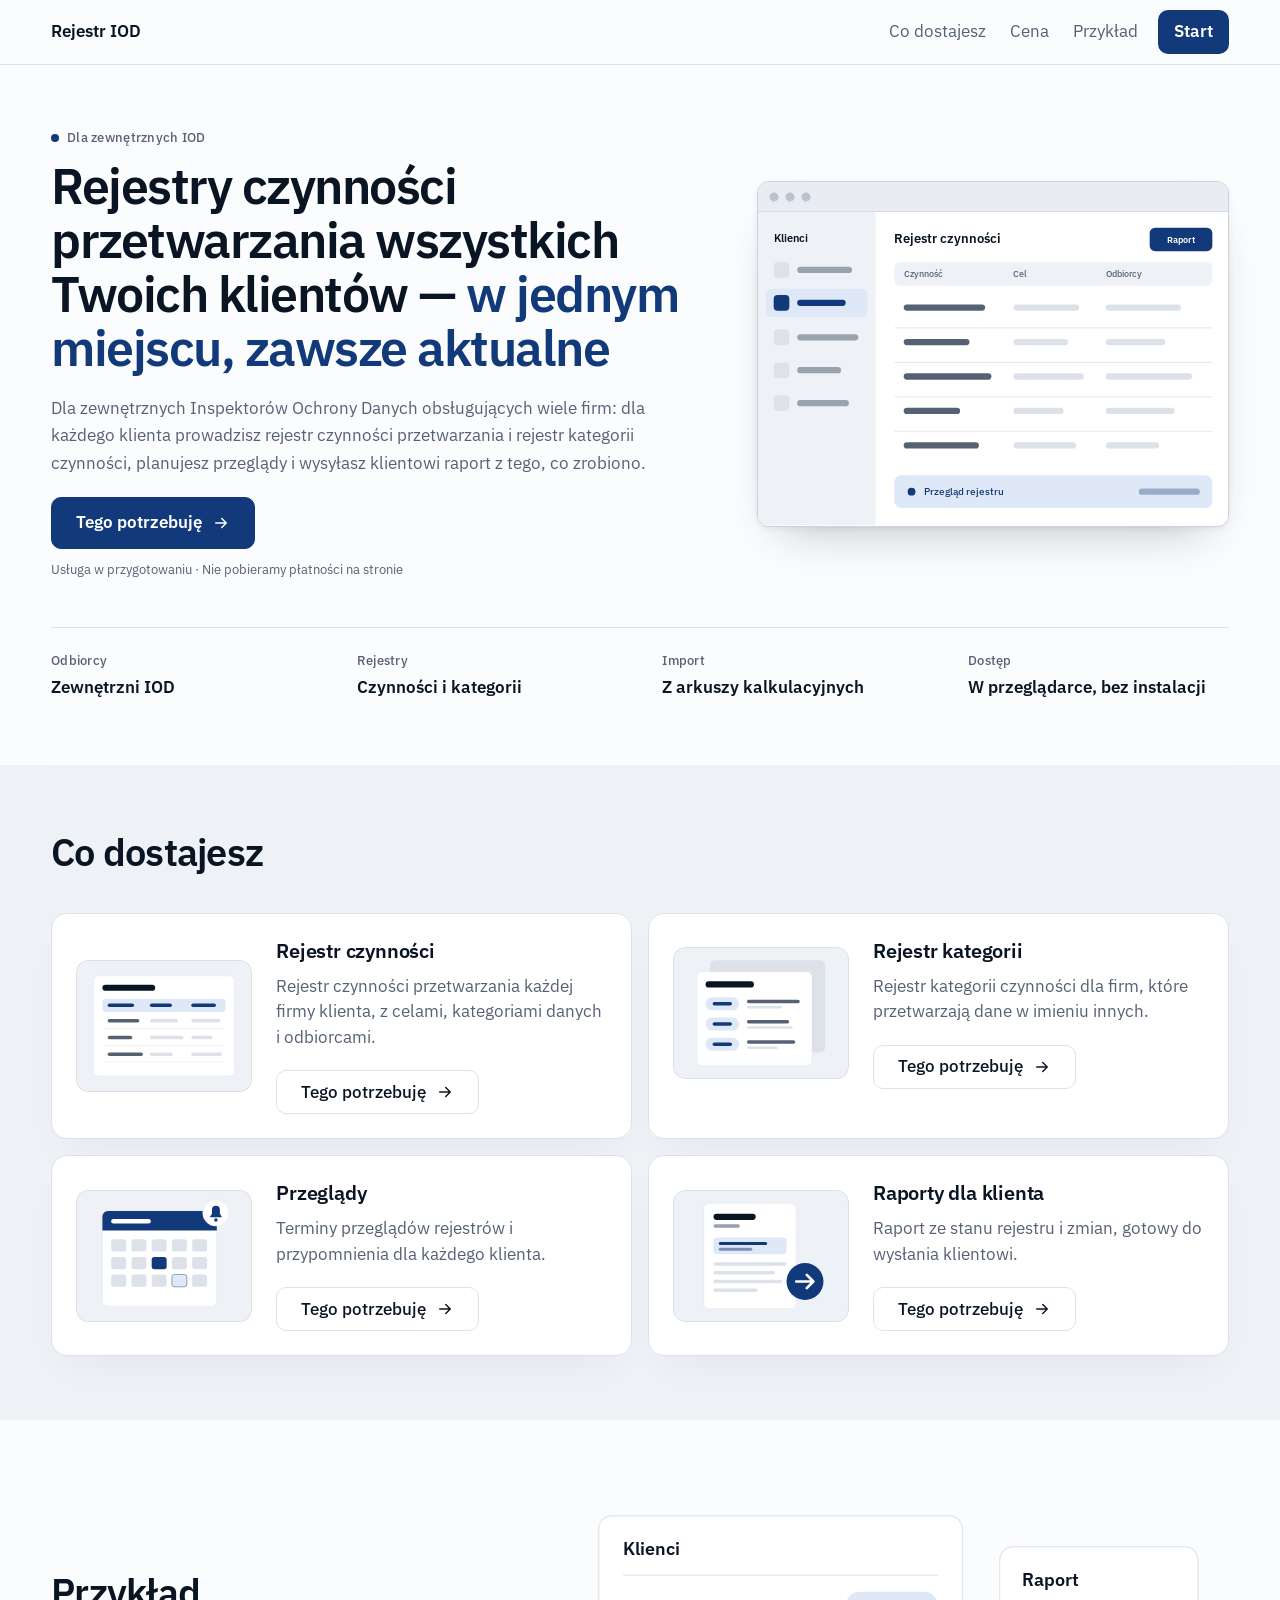
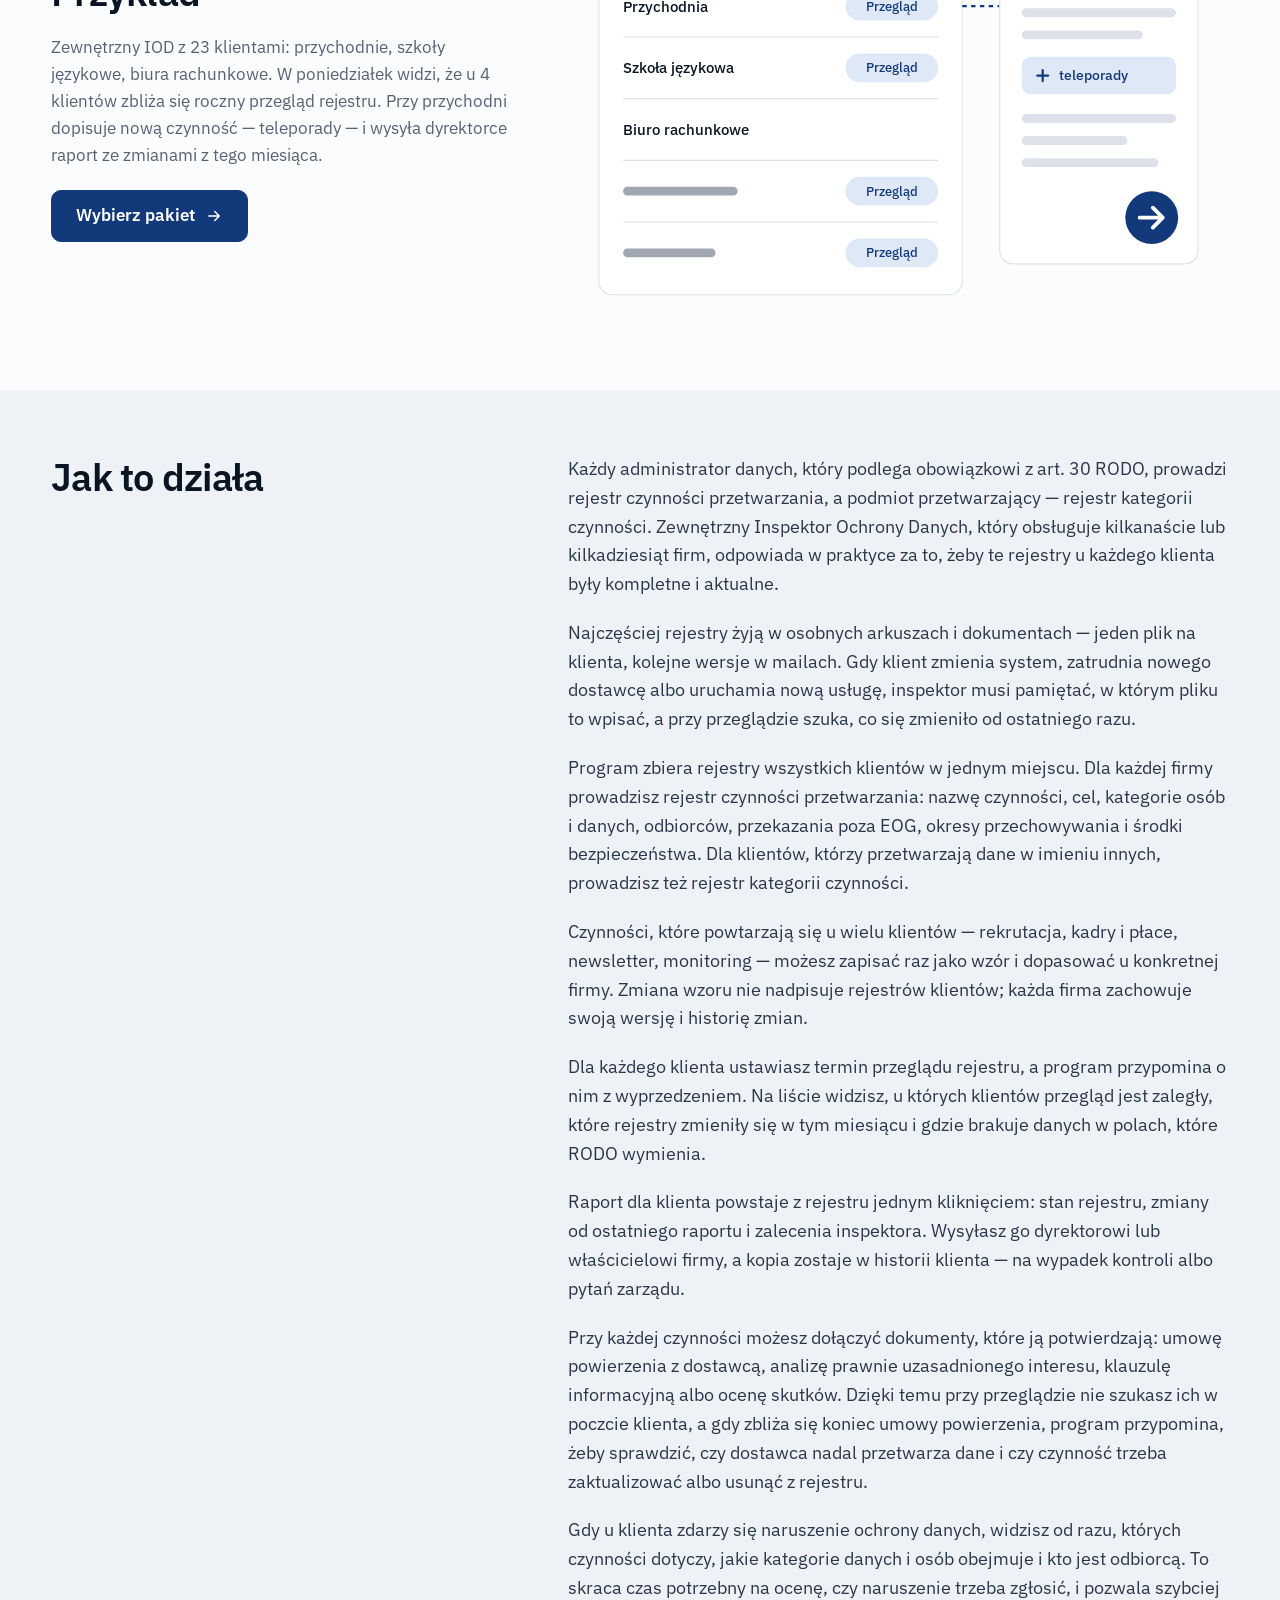
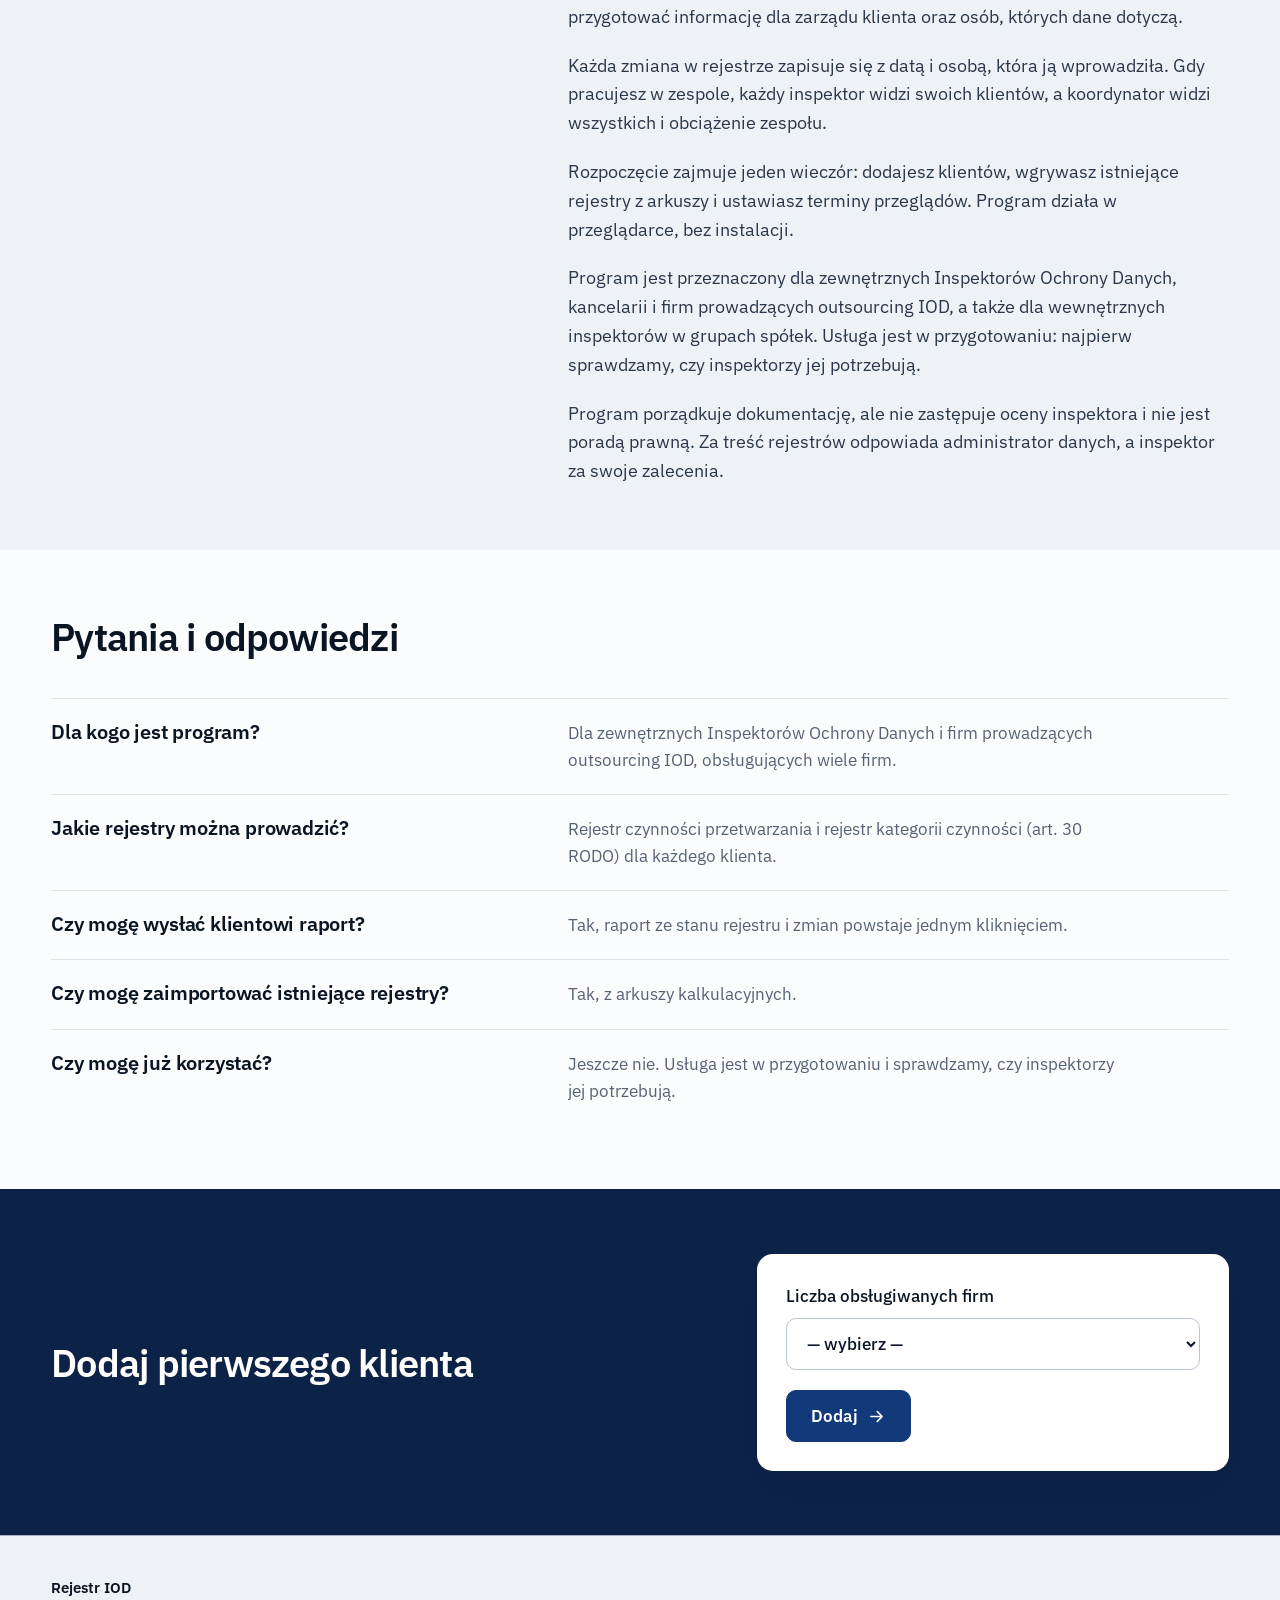
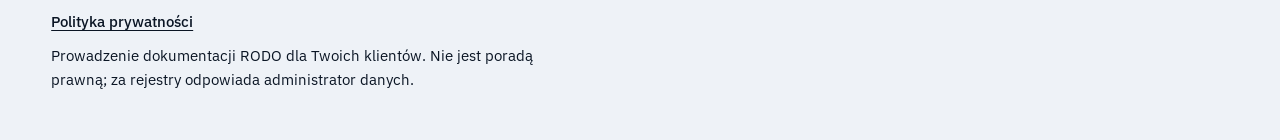
<file: index.html>
<!doctype html>
<html lang="pl">
<head>
<meta charset="utf-8">
<!-- Google Tag Manager -->
<script>(function(w,d,s,l,i){w[l]=w[l]||[];w[l].push({'gtm.start':
new Date().getTime(),event:'gtm.js'});var f=d.getElementsByTagName(s)[0],
j=d.createElement(s),dl=l!='dataLayer'?'&l='+l:'';j.async=true;j.src=
'https://www.googletagmanager.com/gtm.js?id='+i+dl;f.parentNode.insertBefore(j,f);
})(window,document,'script','dataLayer','GTM-NVSF8NNH');</script>
<!-- End Google Tag Manager -->
<meta name="viewport" content="width=device-width,initial-scale=1">
<link rel="canonical" href="https://rejestriod.dokufolio.com/">
<title>Rejestr czynności przetwarzania dla zewnętrznego IOD</title>
<meta name="description" content="Dla zewnętrznych IOD: rejestr czynności i rejestr kategorii przetwarzania każdej firmy klienta w jednym miejscu, z przeglądami i raportami.">
<link rel="icon" href="favicon.svg">
<link rel="stylesheet" href="https://super-romeo.github.io/smoki-base/v1/style.css">
<link rel="preconnect" href="https://fonts.googleapis.com">
<link rel="preconnect" href="https://fonts.gstatic.com" crossorigin>
<link rel="stylesheet" href="https://fonts.googleapis.com/css2?family=IBM+Plex+Sans:wght@400;500;600&display=swap">
<link rel="stylesheet" href="variant.css">
<script src="smoke.js" defer></script>
<!-- faq-jsonld:start -->
<script type="application/ld+json">
{
 "@context": "https://schema.org",
 "@type": "FAQPage",
 "mainEntity": [
  {
   "@type": "Question",
   "name": "Dla kogo jest program?",
   "acceptedAnswer": {
    "@type": "Answer",
    "text": "Dla zewnętrznych Inspektorów Ochrony Danych i firm prowadzących outsourcing IOD, obsługujących wiele firm."
   }
  },
  {
   "@type": "Question",
   "name": "Jakie rejestry można prowadzić?",
   "acceptedAnswer": {
    "@type": "Answer",
    "text": "Rejestr czynności przetwarzania i rejestr kategorii czynności (art. 30 RODO) dla każdego klienta."
   }
  },
  {
   "@type": "Question",
   "name": "Czy mogę wysłać klientowi raport?",
   "acceptedAnswer": {
    "@type": "Answer",
    "text": "Tak, raport ze stanu rejestru i zmian powstaje jednym kliknięciem."
   }
  },
  {
   "@type": "Question",
   "name": "Czy mogę zaimportować istniejące rejestry?",
   "acceptedAnswer": {
    "@type": "Answer",
    "text": "Tak, z arkuszy kalkulacyjnych."
   }
  },
  {
   "@type": "Question",
   "name": "Czy mogę już korzystać?",
   "acceptedAnswer": {
    "@type": "Answer",
    "text": "Jeszcze nie. Usługa jest w przygotowaniu i sprawdzamy, czy inspektorzy jej potrzebują."
   }
  }
 ]
}
</script>
<!-- faq-jsonld:end -->
</head>
<body>
<!-- Google Tag Manager (noscript) -->
<noscript><iframe src="https://www.googletagmanager.com/ns.html?id=GTM-NVSF8NNH"
height="0" width="0" style="display:none;visibility:hidden"></iframe></noscript>
<!-- End Google Tag Manager (noscript) -->

<header><div class="shell">
  <a class="home" href="index.html" data-ev="click_logo_home">Rejestr IOD</a>
  <nav aria-label="Menu"><a href="#co" data-ev="click_nav_co">Co dostajesz</a><a href="price.html" data-ev="click_nav_cena">Cena</a><a href="#przyklad" data-ev="click_nav_przyklad">Przykład</a><a href="#start" data-ev="click_nav_start">Start</a></nav>
</div></header>

<main class="shell">
  <section class="split">
    <div class="stack">
      <p class="meta rise"><span class="dot"></span> Dla zewnętrznych IOD</p>
      <h1 class="rise" style="--i:1" data-len="long">Rejestry czynności przetwarzania wszystkich Twoich klientów&nbsp;— <span class="soft">w&nbsp;jednym miejscu, zawsze aktualne</span></h1>
      <p class="rise" style="--i:2">Dla zewnętrznych Inspektorów Ochrony Danych obsługujących wiele firm: dla każdego klienta prowadzisz rejestr czynności przetwarzania i rejestr kategorii czynności, planujesz przeglądy i wysyłasz klientowi raport z tego, co zrobiono.</p>
      <a class="button rise" style="--i:3" href="price.html" data-ev="cta_click">Tego potrzebuję</a>
      <p class="meta rise" style="--i:4">Usługa w przygotowaniu · Nie pobieramy płatności na stronie</p>
    </div>

    <figure class="window rise" style="--i:2"><svg class="shot" viewBox="0 0 600 400" xmlns="http://www.w3.org/2000/svg" aria-hidden="true" focusable="false">
      <rect width="600" height="400" fill="#ffffff"/>
      <rect width="150" height="400" fill="#eef2f7"/>
      <text x="20" y="38" font-size="14" font-weight="600" fill="#0a1524">Klienci</text>
      <rect x="10" y="98" width="130" height="36" rx="8" fill="#dfe8f7"/>
      <g fill="#dde2ea"><rect x="20" y="64" width="20" height="20" rx="5"/><rect x="20" y="150" width="20" height="20" rx="5"/><rect x="20" y="192" width="20" height="20" rx="5"/><rect x="20" y="234" width="20" height="20" rx="5"/></g>
      <rect x="20" y="106" width="20" height="20" rx="5" fill="#12397a"/>
      <g fill="#566174" opacity=".55"><rect x="50" y="70" width="70" height="8" rx="4"/><rect x="50" y="156" width="78" height="8" rx="4"/><rect x="50" y="198" width="56" height="8" rx="4"/><rect x="50" y="240" width="66" height="8" rx="4"/></g>
      <rect x="50" y="112" width="62" height="8" rx="4" fill="#12397a"/>
      <text x="174" y="40" font-size="17" font-weight="600" fill="#0a1524">Rejestr czynności</text>
      <rect x="500" y="20" width="80" height="30" rx="7" fill="#12397a"/>
      <text x="540" y="40" font-size="12" font-weight="600" fill="#ffffff" text-anchor="middle">Raport</text>
      <rect x="174" y="64" width="406" height="30" rx="7" fill="#eef2f7"/>
      <g font-size="11.5" font-weight="500" fill="#566174"><text x="186" y="83">Czynność</text><text x="326" y="83">Cel</text><text x="444" y="83">Odbiorcy</text></g>
      <g stroke="#dde2ea"><path d="M174 148h406M174 192h406M174 236h406M174 280h406"/></g>
      <g fill="#566174"><rect x="186" y="118" width="104" height="8" rx="4"/><rect x="186" y="162" width="84" height="8" rx="4"/><rect x="186" y="206" width="112" height="8" rx="4"/><rect x="186" y="250" width="72" height="8" rx="4"/><rect x="186" y="294" width="96" height="8" rx="4"/></g>
      <g fill="#dde2ea"><rect x="326" y="118" width="84" height="8" rx="4"/><rect x="326" y="162" width="70" height="8" rx="4"/><rect x="326" y="206" width="90" height="8" rx="4"/><rect x="326" y="250" width="64" height="8" rx="4"/><rect x="326" y="294" width="80" height="8" rx="4"/><rect x="444" y="118" width="96" height="8" rx="4"/><rect x="444" y="162" width="76" height="8" rx="4"/><rect x="444" y="206" width="110" height="8" rx="4"/><rect x="444" y="250" width="88" height="8" rx="4"/><rect x="444" y="294" width="68" height="8" rx="4"/></g>
      <rect x="174" y="336" width="406" height="42" rx="9" fill="#dfe8f7"/>
      <circle cx="196" cy="357" r="5" fill="#12397a"/>
      <text x="212" y="361.5" font-size="12.5" font-weight="500" fill="#12397a">Przegląd rejestru</text>
      <rect x="486" y="353" width="78" height="8" rx="4" fill="#12397a" opacity=".35"/>
    </svg></figure>
    <dl class="facts">
      <div><dt>Odbiorcy</dt><dd>Zewnętrzni IOD</dd></div>
      <div><dt>Rejestry</dt><dd>Czynności i kategorii</dd></div>
      <div><dt>Import</dt><dd>Z arkuszy kalkulacyjnych</dd></div>
      <div><dt>Dostęp</dt><dd>W przeglądarce, bez instalacji</dd></div>
    </dl>
  </section>

  <section id="co" data-view="features_view">
    <div class="stack"><h2>Co dostajesz</h2></div>
    <div class="bento">
      <article class="tile stack wide reveal">
        <div class="art"><svg viewBox="0 0 400 300" xmlns="http://www.w3.org/2000/svg" aria-hidden="true" focusable="false">
          <rect width="400" height="300" fill="#eef2f7"/>
          <rect x="40" y="36" width="320" height="228" rx="12" fill="#ffffff" stroke="#dde2ea"/>
          <rect x="60" y="56" width="120" height="14" rx="7" fill="#0a1524"/>
          <rect x="60" y="88" width="280" height="30" rx="7" fill="#dfe8f7"/>
          <g fill="#12397a"><rect x="72" y="99" width="60" height="8" rx="4"/><rect x="168" y="99" width="50" height="8" rx="4"/><rect x="262" y="99" width="56" height="8" rx="4"/></g>
          <path d="M60 156h280M60 194h280M60 232h280" stroke="#dde2ea"/>
          <g fill="#566174"><rect x="72" y="134" width="72" height="8" rx="4"/><rect x="72" y="172" width="56" height="8" rx="4"/><rect x="72" y="210" width="80" height="8" rx="4"/></g>
          <g fill="#dde2ea"><rect x="168" y="134" width="64" height="8" rx="4"/><rect x="168" y="172" width="76" height="8" rx="4"/><rect x="168" y="210" width="52" height="8" rx="4"/><rect x="262" y="134" width="66" height="8" rx="4"/><rect x="262" y="172" width="48" height="8" rx="4"/><rect x="262" y="210" width="70" height="8" rx="4"/></g>
        </svg></div>
        <h3>Rejestr czynności</h3><p>Rejestr czynności przetwarzania każdej firmy klienta, z celami, kategoriami danych i odbiorcami.</p>
        <a class="button quiet" href="price.html" data-ev="feature_rejestr">Tego potrzebuję</a>
      </article>
      <article class="tile stack reveal">
        <div class="art"><svg viewBox="0 0 400 300" xmlns="http://www.w3.org/2000/svg" aria-hidden="true" focusable="false">
          <rect width="400" height="300" fill="#eef2f7"/>
          <rect x="84" y="30" width="262" height="210" rx="12" fill="#dde2ea"/>
          <rect x="54" y="56" width="262" height="214" rx="12" fill="#ffffff" stroke="#dde2ea"/>
          <rect x="74" y="78" width="110" height="14" rx="7" fill="#0a1524"/>
          <g fill="#dfe8f7"><rect x="74" y="114" width="76" height="30" rx="15"/><rect x="74" y="160" width="76" height="30" rx="15"/><rect x="74" y="206" width="76" height="30" rx="15"/></g>
          <g fill="#12397a"><rect x="90" y="125" width="44" height="8" rx="4"/><rect x="90" y="171" width="44" height="8" rx="4"/><rect x="90" y="217" width="44" height="8" rx="4"/></g>
          <g fill="#566174"><rect x="168" y="120" width="120" height="8" rx="4"/><rect x="168" y="166" width="96" height="8" rx="4"/><rect x="168" y="212" width="110" height="8" rx="4"/></g>
          <g fill="#dde2ea"><rect x="168" y="134" width="80" height="6" rx="3"/><rect x="168" y="180" width="104" height="6" rx="3"/><rect x="168" y="226" width="70" height="6" rx="3"/></g>
        </svg></div>
        <h3>Rejestr kategorii</h3><p>Rejestr kategorii czynności dla firm, które przetwarzają dane w imieniu innych.</p>
        <a class="button quiet" href="price.html" data-ev="feature_kategorie">Tego potrzebuję</a>
      </article>
      <article class="tile stack reveal">
        <div class="art"><svg viewBox="0 0 400 300" xmlns="http://www.w3.org/2000/svg" aria-hidden="true" focusable="false">
          <rect width="400" height="300" fill="#eef2f7"/>
          <rect x="60" y="48" width="260" height="216" rx="12" fill="#ffffff" stroke="#dde2ea"/>
          <path d="M60 60a12 12 0 0 1 12-12h236a12 12 0 0 1 12 12v32H60z" fill="#12397a"/>
          <rect x="80" y="66" width="90" height="10" rx="5" fill="#ffffff"/>
          <g fill="#dde2ea"><rect x="80" y="112" width="34" height="28" rx="6"/><rect x="126" y="112" width="34" height="28" rx="6"/><rect x="172" y="112" width="34" height="28" rx="6"/><rect x="218" y="112" width="34" height="28" rx="6"/><rect x="264" y="112" width="34" height="28" rx="6"/><rect x="80" y="152" width="34" height="28" rx="6"/><rect x="126" y="152" width="34" height="28" rx="6"/><rect x="218" y="152" width="34" height="28" rx="6"/><rect x="264" y="152" width="34" height="28" rx="6"/><rect x="80" y="192" width="34" height="28" rx="6"/><rect x="126" y="192" width="34" height="28" rx="6"/><rect x="172" y="192" width="34" height="28" rx="6"/><rect x="264" y="192" width="34" height="28" rx="6"/></g>
          <rect x="172" y="152" width="34" height="28" rx="6" fill="#12397a"/>
          <rect x="218" y="192" width="34" height="28" rx="6" fill="#dfe8f7" stroke="#12397a"/>
          <circle cx="318" cy="52" r="30" fill="#ffffff" stroke="#dde2ea"/>
          <path d="M304 62h28l-5-8v-9a9 9 0 0 0-18 0v9z" fill="#12397a"/>
          <circle cx="318" cy="68" r="4" fill="#12397a"/>
        </svg></div>
        <h3>Przeglądy</h3><p>Terminy przeglądów rejestrów i przypomnienia dla każdego klienta.</p>
        <a class="button quiet" href="price.html" data-ev="feature_przeglady">Tego potrzebuję</a>
      </article>
      <article class="tile stack wide reveal">
        <div class="art"><svg viewBox="0 0 400 300" xmlns="http://www.w3.org/2000/svg" aria-hidden="true" focusable="false">
          <rect width="400" height="300" fill="#eef2f7"/>
          <rect x="70" y="30" width="210" height="240" rx="12" fill="#ffffff" stroke="#dde2ea"/>
          <rect x="92" y="54" width="96" height="14" rx="7" fill="#0a1524"/>
          <rect x="92" y="78" width="60" height="8" rx="4" fill="#566174" opacity=".6"/>
          <rect x="92" y="108" width="166" height="38" rx="8" fill="#dfe8f7"/>
          <g fill="#12397a"><rect x="104" y="118" width="110" height="7" rx="3.5"/><rect x="104" y="131" width="76" height="7" rx="3.5" opacity=".5"/></g>
          <g fill="#dde2ea"><rect x="92" y="164" width="166" height="8" rx="4"/><rect x="92" y="184" width="140" height="8" rx="4"/><rect x="92" y="204" width="156" height="8" rx="4"/><rect x="92" y="224" width="100" height="8" rx="4"/></g>
          <circle cx="300" cy="208" r="42" fill="#12397a"/>
          <path d="M280 208h38M304 193l15 15-15 15" fill="none" stroke="#ffffff" stroke-width="6" stroke-linecap="round" stroke-linejoin="round"/>
        </svg></div>
        <h3>Raporty dla klienta</h3><p>Raport ze stanu rejestru i zmian, gotowy do wysłania klientowi.</p>
        <a class="button quiet" href="price.html" data-ev="feature_raporty">Tego potrzebuję</a>
      </article>
    </div>
  </section>

  <section id="przyklad" class="split flip" data-view="example_view">
    <div class="stack">
      <h2>Przykład</h2>
      <p>Zewnętrzny IOD z 23 klientami: przychodnie, szkoły językowe, biura rachunkowe. W poniedziałek widzi, że u 4 klientów zbliża się roczny przegląd rejestru. Przy przychodni dopisuje nową czynność — teleporady — i wysyła dyrektorce raport ze zmianami z tego miesiąca.</p>
      <a class="button" href="price.html" data-ev="click_cta_after_example">Wybierz pakiet</a>
    </div>
    <svg class="shot reveal" viewBox="0 0 600 400" xmlns="http://www.w3.org/2000/svg" aria-hidden="true" focusable="false">
      <rect width="600" height="400" fill="#eef2f7"/>
      <rect x="28" y="28" width="330" height="344" rx="12" fill="#ffffff" stroke="#dde2ea"/>
      <text x="50" y="64" font-size="16" font-weight="600" fill="#0a1524">Klienci</text>
      <path d="M50 82h286M50 138h286M50 194h286M50 250h286M50 306h286" stroke="#dde2ea"/>
      <g font-size="13.5" font-weight="500" fill="#0a1524"><text x="50" y="115">Przychodnia</text><text x="50" y="171">Szkoła językowa</text><text x="50" y="227">Biuro rachunkowe</text></g>
      <g fill="#566174" opacity=".55"><rect x="50" y="274" width="104" height="8" rx="4"/><rect x="50" y="330" width="84" height="8" rx="4"/></g>
      <g fill="#dfe8f7"><rect x="252" y="97" width="84" height="26" rx="13"/><rect x="252" y="153" width="84" height="26" rx="13"/><rect x="252" y="265" width="84" height="26" rx="13"/><rect x="252" y="321" width="84" height="26" rx="13"/></g>
      <g font-size="11.5" font-weight="500" fill="#12397a" text-anchor="middle"><text x="294" y="114">Przegląd</text><text x="294" y="170">Przegląd</text><text x="294" y="282">Przegląd</text><text x="294" y="338">Przegląd</text></g>
      <path d="M358 110h34" stroke="#12397a" stroke-width="2" stroke-dasharray="4 4"/>
      <rect x="392" y="56" width="180" height="288" rx="12" fill="#ffffff" stroke="#dde2ea"/>
      <text x="412" y="92" font-size="16" font-weight="600" fill="#0a1524">Raport</text>
      <g fill="#dde2ea"><rect x="412" y="112" width="140" height="8" rx="4"/><rect x="412" y="132" width="110" height="8" rx="4"/><rect x="412" y="208" width="140" height="8" rx="4"/><rect x="412" y="228" width="96" height="8" rx="4"/><rect x="412" y="248" width="124" height="8" rx="4"/></g>
      <rect x="412" y="156" width="140" height="34" rx="8" fill="#dfe8f7"/>
      <path d="M426 173h10M431 168v10" stroke="#12397a" stroke-width="2" stroke-linecap="round"/>
      <text x="446" y="177.5" font-size="12.5" font-weight="500" fill="#12397a">teleporady</text>
      <circle cx="530" cy="302" r="24" fill="#12397a"/>
      <path d="M519 302h21M531 293l9 9-9 9" fill="none" stroke="#ffffff" stroke-width="3.5" stroke-linecap="round" stroke-linejoin="round"/>
    </svg>
  </section>
<!-- seo-tekst:start -->
  <section id="opis" class="split flip">
    <div class="stack"><h2>Jak to działa</h2></div>
    <div class="stack">
      <p>Każdy administrator danych, który podlega obowiązkowi z art. 30 RODO, prowadzi rejestr czynności przetwarzania, a podmiot przetwarzający — rejestr kategorii czynności. Zewnętrzny Inspektor Ochrony Danych, który obsługuje kilkanaście lub kilkadziesiąt firm, odpowiada w praktyce za to, żeby te rejestry u każdego klienta były kompletne i aktualne.</p>
      <p>Najczęściej rejestry żyją w osobnych arkuszach i dokumentach — jeden plik na klienta, kolejne wersje w mailach. Gdy klient zmienia system, zatrudnia nowego dostawcę albo uruchamia nową usługę, inspektor musi pamiętać, w którym pliku to wpisać, a przy przeglądzie szuka, co się zmieniło od ostatniego razu.</p>
      <p>Program zbiera rejestry wszystkich klientów w jednym miejscu. Dla każdej firmy prowadzisz rejestr czynności przetwarzania: nazwę czynności, cel, kategorie osób i danych, odbiorców, przekazania poza EOG, okresy przechowywania i środki bezpieczeństwa. Dla klientów, którzy przetwarzają dane w imieniu innych, prowadzisz też rejestr kategorii czynności.</p>
      <p>Czynności, które powtarzają się u wielu klientów — rekrutacja, kadry i płace, newsletter, monitoring — możesz zapisać raz jako wzór i dopasować u konkretnej firmy. Zmiana wzoru nie nadpisuje rejestrów klientów; każda firma zachowuje swoją wersję i historię zmian.</p>
      <p>Dla każdego klienta ustawiasz termin przeglądu rejestru, a program przypomina o nim z wyprzedzeniem. Na liście widzisz, u których klientów przegląd jest zaległy, które rejestry zmieniły się w tym miesiącu i gdzie brakuje danych w polach, które RODO wymienia.</p>
      <p>Raport dla klienta powstaje z rejestru jednym kliknięciem: stan rejestru, zmiany od ostatniego raportu i zalecenia inspektora. Wysyłasz go dyrektorowi lub właścicielowi firmy, a kopia zostaje w historii klienta — na wypadek kontroli albo pytań zarządu.</p>
      <p>Przy każdej czynności możesz dołączyć dokumenty, które ją potwierdzają: umowę powierzenia z dostawcą, analizę prawnie uzasadnionego interesu, klauzulę informacyjną albo ocenę skutków. Dzięki temu przy przeglądzie nie szukasz ich w poczcie klienta, a gdy zbliża się koniec umowy powierzenia, program przypomina, żeby sprawdzić, czy dostawca nadal przetwarza dane i czy czynność trzeba zaktualizować albo usunąć z rejestru.</p>
      <p>Gdy u klienta zdarzy się naruszenie ochrony danych, widzisz od razu, których czynności dotyczy, jakie kategorie danych i osób obejmuje i kto jest odbiorcą. To skraca czas potrzebny na ocenę, czy naruszenie trzeba zgłosić, i pozwala szybciej przygotować informację dla zarządu klienta oraz osób, których dane dotyczą.</p>
      <p>Każda zmiana w rejestrze zapisuje się z datą i osobą, która ją wprowadziła. Gdy pracujesz w zespole, każdy inspektor widzi swoich klientów, a koordynator widzi wszystkich i obciążenie zespołu.</p>
      <p>Rozpoczęcie zajmuje jeden wieczór: dodajesz klientów, wgrywasz istniejące rejestry z arkuszy i ustawiasz terminy przeglądów. Program działa w przeglądarce, bez instalacji.</p>
      <p>Program jest przeznaczony dla zewnętrznych Inspektorów Ochrony Danych, kancelarii i firm prowadzących outsourcing IOD, a także dla wewnętrznych inspektorów w grupach spółek. Usługa jest w przygotowaniu: najpierw sprawdzamy, czy inspektorzy jej potrzebują.</p>
      <p>Program porządkuje dokumentację, ale nie zastępuje oceny inspektora i nie jest poradą prawną. Za treść rejestrów odpowiada administrator danych, a inspektor za swoje zalecenia.</p>
    </div>
  </section>
  <section id="faq">
    <div class="stack"><h2>Pytania i odpowiedzi</h2></div>
    <div class="rows">
      <div class="split flip"><h3>Dla kogo jest program?</h3><p>Dla zewnętrznych Inspektorów Ochrony Danych i firm prowadzących outsourcing IOD, obsługujących wiele firm.</p></div>
      <div class="split flip"><h3>Jakie rejestry można prowadzić?</h3><p>Rejestr czynności przetwarzania i rejestr kategorii czynności (art. 30 RODO) dla każdego klienta.</p></div>
      <div class="split flip"><h3>Czy mogę wysłać klientowi raport?</h3><p>Tak, raport ze stanu rejestru i zmian powstaje jednym kliknięciem.</p></div>
      <div class="split flip"><h3>Czy mogę zaimportować istniejące rejestry?</h3><p>Tak, z arkuszy kalkulacyjnych.</p></div>
      <div class="split flip"><h3>Czy mogę już korzystać?</h3><p>Jeszcze nie. Usługa jest w przygotowaniu i sprawdzamy, czy inspektorzy jej potrzebują.</p></div>
    </div>
  </section>
<!-- seo-tekst:end -->
  <section id="start" class="split" data-view="start_view">
    <div class="stack">
      <h2>Dodaj pierwszego klienta</h2>
    </div>
    <div class="tile stack">
      <label>Liczba obsługiwanych firm<select data-ev-focus="form_start"><option value="">— wybierz —</option><option>1</option><option>2–5</option><option>6–20</option><option>Ponad 20</option></select></label>
      <a class="button" href="price.html" data-ev="form_submit_click">Dodaj</a>
    </div>
  </section>
</main>

<footer><div class="shell">
  <p><b>Rejestr IOD</b></p>
  <p><a href="privacy.html" data-ev="click_legal_privacy">Polityka prywatności</a></p>
  <p>Prowadzenie dokumentacji RODO dla Twoich klientów. Nie jest poradą prawną; za rejestry odpowiada administrator danych.</p>
</div></footer>

</body>
</html>
</file>
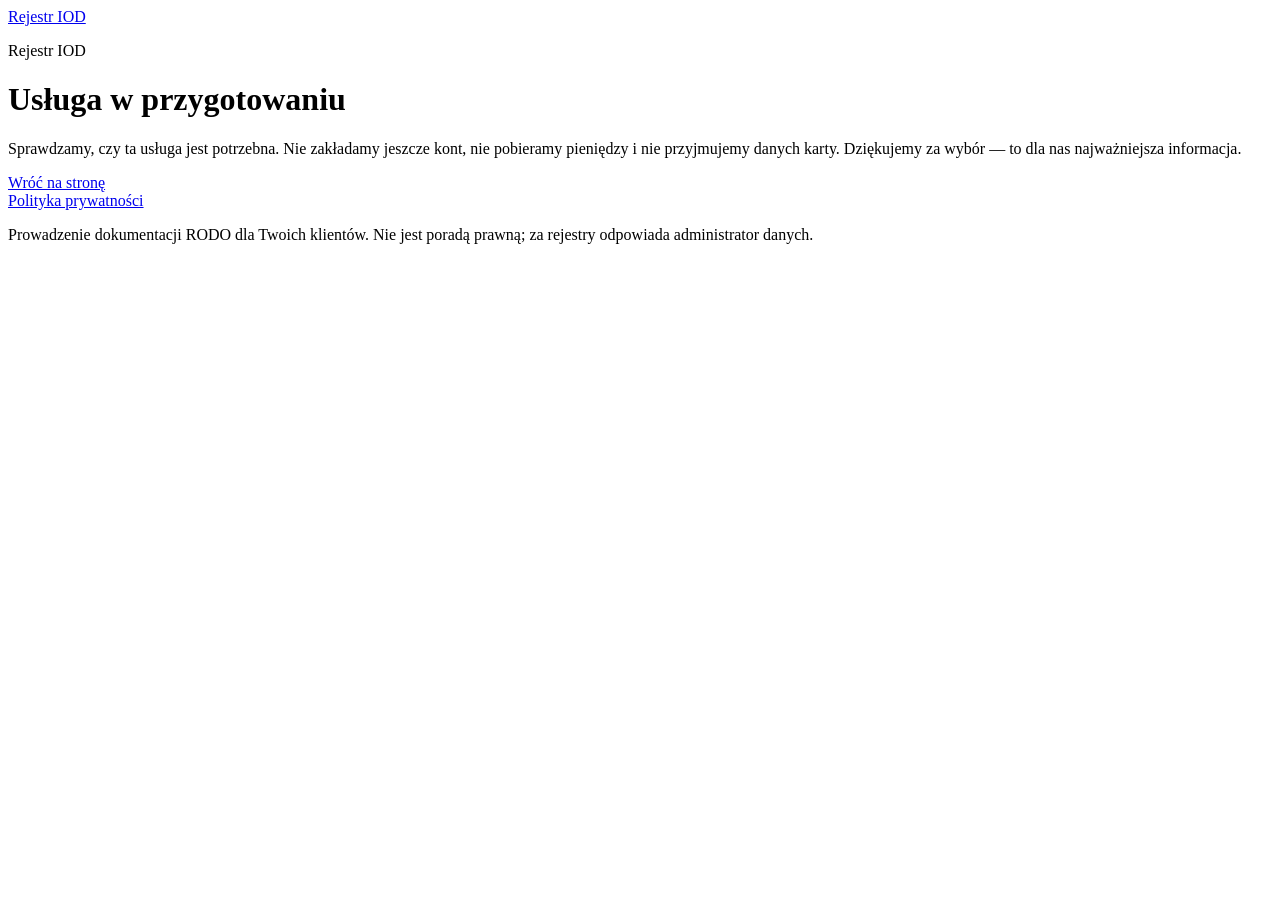
<file: pay.html>
<!doctype html>
<html lang="pl">
<head>
<meta charset="utf-8">
<!-- Google Tag Manager -->
<script>(function(w,d,s,l,i){w[l]=w[l]||[];w[l].push({'gtm.start':
new Date().getTime(),event:'gtm.js'});var f=d.getElementsByTagName(s)[0],
j=d.createElement(s),dl=l!='dataLayer'?'&l='+l:'';j.async=true;j.src=
'https://www.googletagmanager.com/gtm.js?id='+i+dl;f.parentNode.insertBefore(j,f);
})(window,document,'script','dataLayer','GTM-NVSF8NNH');</script>
<!-- End Google Tag Manager -->
<meta name="viewport" content="width=device-width,initial-scale=1">
<link rel="canonical" href="https://rejestriod.dokufolio.com/pay.html">
<title>Rejestr IOD — płatność jeszcze niemożliwa</title>
<meta name="robots" content="noindex,nofollow">
<link rel="icon" href="favicon.svg">
<link rel="stylesheet" href="https://super-romeo.github.io/smoki-base/v1/style.css">
<script src="smoke.js" defer></script>
</head>
<body data-page="pay">
<!-- Google Tag Manager (noscript) -->
<noscript><iframe src="https://www.googletagmanager.com/ns.html?id=GTM-NVSF8NNH"
height="0" width="0" style="display:none;visibility:hidden"></iframe></noscript>
<!-- End Google Tag Manager (noscript) -->
<header class="site"><div class="wrap bar">
  <a class="brand" href="index.html" data-ev="click_logo_home"><span class="mark"></span>Rejestr IOD</a>
</div></header>
<main class="page"><div class="wrap narrow center">
  <p class="eyebrow">Rejestr IOD</p>
  <h1>Usługa w przygotowaniu</h1>
  <p class="lead">Sprawdzamy, czy ta usługa jest potrzebna. Nie zakładamy jeszcze kont, nie pobieramy pieniędzy i nie przyjmujemy danych karty. Dziękujemy za wybór — to dla nas najważniejsza informacja.</p>
  <p class="note" data-show="plan" hidden>Wybrany pakiet zapisaliśmy anonimowo, bez Twoich danych.</p>
  <p class="note" data-show="feature" hidden>Wybraną funkcję zapisaliśmy anonimowo, bez Twoich danych.</p>
  <p class="note" data-show="intent" hidden>Twoje zgłoszenie zapisaliśmy anonimowo, bez Twoich danych i dokumentów.</p>
  <div class="actions"><a class="btn primary" href="index.html" data-ev="click_back">Wróć na stronę</a></div>
  <p class="note" data-show="sent" hidden>Dziękujemy — napiszemy jeden raz, gdy usługa ruszy.</p>
  <div id="email-box" class="card" style="margin:44px auto 0;max-width:560px;text-align:left"><h2>Powiadomienie o starcie</h2><p>Jeśli chcesz, zostaw adres e-mail — wyślemy jedną wiadomość, gdy usługa ruszy. Pole nie jest obowiązkowe.</p><div data-form-slot></div><p class="note" style="margin:6px 0 0"><a href="privacy.html" data-ev="click_legal_privacy">Polityka prywatności</a></p></div>
</div></main>
<footer class="site-foot"><div class="wrap">
  <p style="margin:0"><a href="privacy.html" data-ev="click_legal_privacy">Polityka prywatności</a></p>
  <p class="muted">Prowadzenie dokumentacji RODO dla Twoich klientów. Nie jest poradą prawną; za rejestry odpowiada administrator danych.</p>
</div></footer>
</body>
</html>
</file>
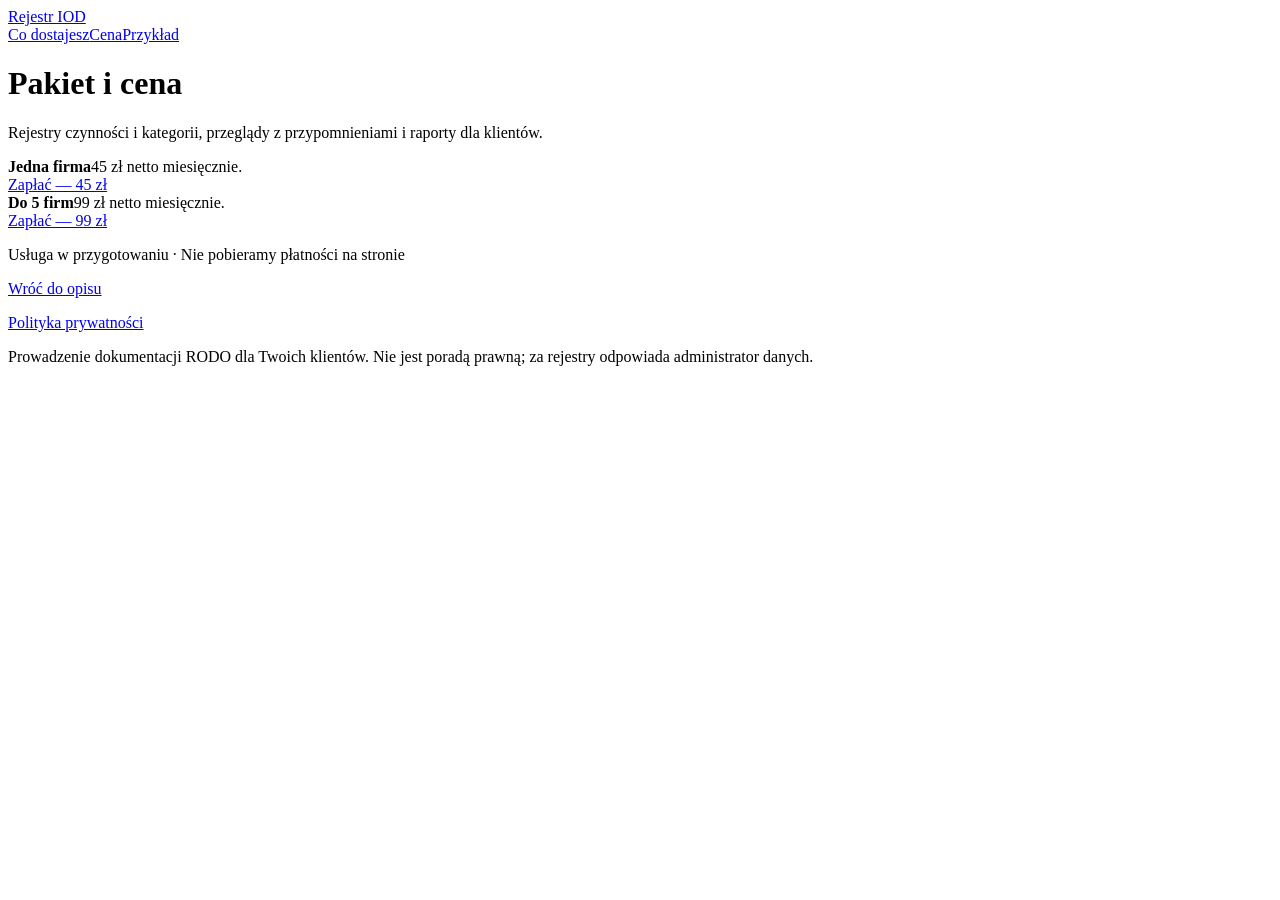
<file: price.html>
<!doctype html>
<html lang="pl">
<head>
<meta charset="utf-8">
<!-- Google Tag Manager -->
<script>(function(w,d,s,l,i){w[l]=w[l]||[];w[l].push({'gtm.start':
new Date().getTime(),event:'gtm.js'});var f=d.getElementsByTagName(s)[0],
j=d.createElement(s),dl=l!='dataLayer'?'&l='+l:'';j.async=true;j.src=
'https://www.googletagmanager.com/gtm.js?id='+i+dl;f.parentNode.insertBefore(j,f);
})(window,document,'script','dataLayer','GTM-NVSF8NNH');</script>
<!-- End Google Tag Manager -->
<meta name="viewport" content="width=device-width,initial-scale=1">
<link rel="canonical" href="https://rejestriod.dokufolio.com/price.html">
<title>Cena — rejestr czynności przetwarzania dla IOD</title>
<meta name="description" content="Miesięczna cena programu do rejestrów czynności przetwarzania dla zewnętrznych Inspektorów Ochrony Danych.">
<link rel="icon" href="favicon.svg">
<link rel="stylesheet" href="https://super-romeo.github.io/smoki-base/v1/style.css">
<script src="smoke.js" defer></script>
<script>
  /* Otwarto cennik — price_view przez smoke.js (window.smokeTrack). */
  document.addEventListener("DOMContentLoaded", function () { if (window.smokeTrack) window.smokeTrack("price_view"); });
</script>
</head>
<body data-page="price">
<!-- Google Tag Manager (noscript) -->
<noscript><iframe src="https://www.googletagmanager.com/ns.html?id=GTM-NVSF8NNH"
height="0" width="0" style="display:none;visibility:hidden"></iframe></noscript>
<!-- End Google Tag Manager (noscript) -->

<header><div class="wrap">
  <div class="logo"><a href="index.html" data-ev="click_logo_home">Rejestr IOD</a></div>
  <nav class="top"><a href="index.html#co" data-ev="click_nav_co">Co dostajesz</a><a href="price.html" data-ev="click_nav_cena">Cena</a><a href="index.html#przyklad" data-ev="click_nav_przyklad">Przykład</a></nav>
</div></header>

<div class="wrap">
  <div class="hero">
    <h1>Pakiet i cena</h1>
    <p class="sub">Rejestry czynności i kategorii, przeglądy z przypomnieniami i raporty dla klientów.</p>
  </div>

  <section id="cena">
    <div class="grid">
      <div class="card"><b>Jedna firma</b><span>45 zł netto miesięcznie.</span><br><a class="btn" href="pay.html?plan=jedna" data-ev="payment_click click_pay_jedna">Zapłać — 45 zł</a></div>
      <div class="card"><b>Do 5 firm</b><span>99 zł netto miesięcznie.</span><br><a class="btn" href="pay.html?plan=piec" data-ev="payment_click click_pay_piec">Zapłać — 99 zł</a></div>
    </div>
    <p class="cta-note">Usługa w przygotowaniu · Nie pobieramy płatności na stronie</p>
    <div class="actions"><a class="btn" href="index.html" data-ev="click_back">Wróć do opisu</a></div>
  </section>
</div>

<footer><div class="wrap">
  <p><a href="privacy.html" data-ev="click_legal_privacy">Polityka prywatności</a></p>
  <p class="muted">Prowadzenie dokumentacji RODO dla Twoich klientów. Nie jest poradą prawną; za rejestry odpowiada administrator danych.</p>
</div></footer>

</body>
</html>
</file>
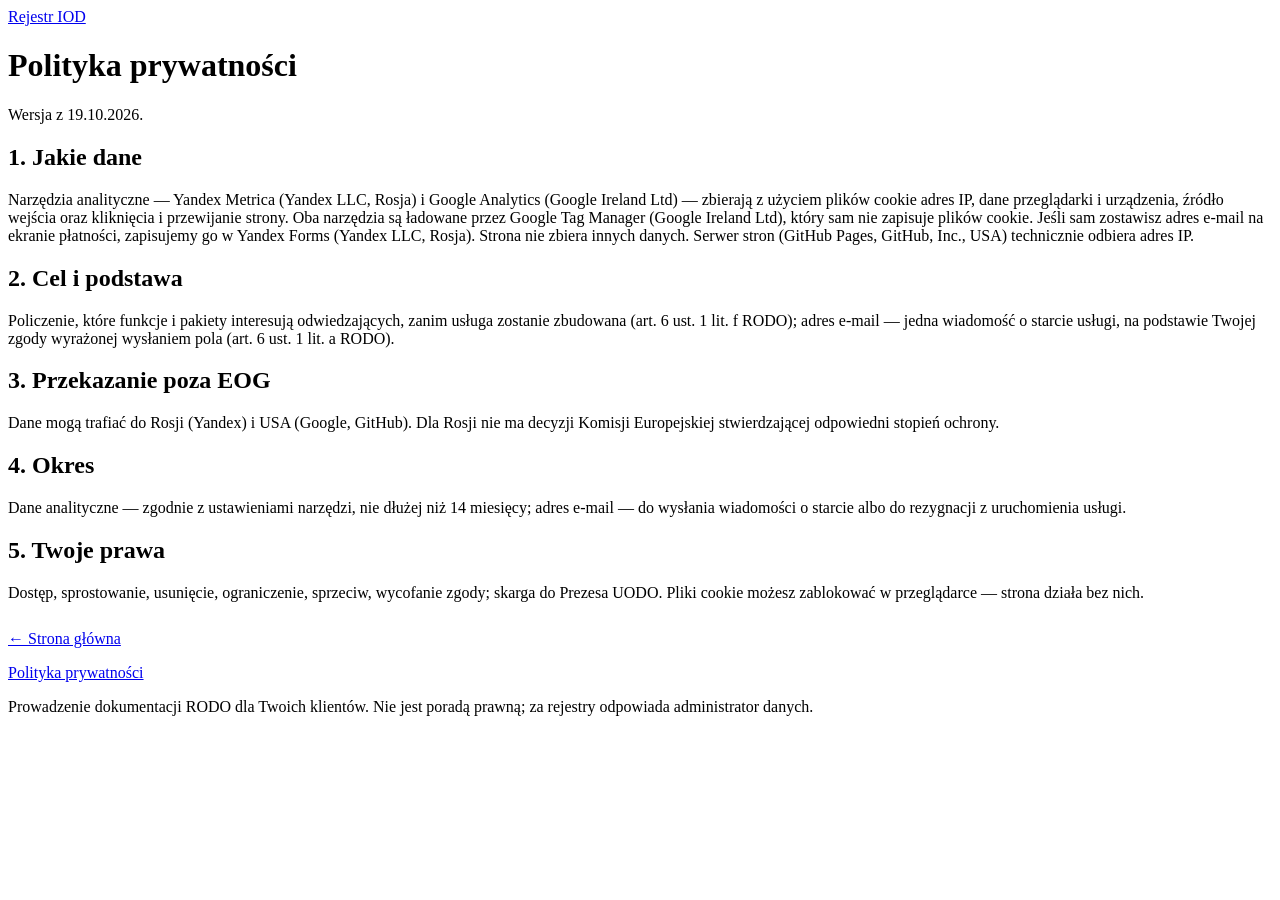
<file: privacy.html>
<!doctype html>
<html lang="pl">
<head>
<meta charset="utf-8">
<!-- Google Tag Manager -->
<script>(function(w,d,s,l,i){w[l]=w[l]||[];w[l].push({'gtm.start':
new Date().getTime(),event:'gtm.js'});var f=d.getElementsByTagName(s)[0],
j=d.createElement(s),dl=l!='dataLayer'?'&l='+l:'';j.async=true;j.src=
'https://www.googletagmanager.com/gtm.js?id='+i+dl;f.parentNode.insertBefore(j,f);
})(window,document,'script','dataLayer','GTM-NVSF8NNH');</script>
<!-- End Google Tag Manager -->
<meta name="viewport" content="width=device-width,initial-scale=1">
<link rel="canonical" href="https://rejestriod.dokufolio.com/privacy.html">
<title>Rejestr IOD — Polityka prywatności</title>
<meta name="description" content="Rejestr IOD: jakie dane zbiera strona, po co, dokąd trafiają, jak długo są przechowywane i Twoje prawa.">
<link rel="icon" href="favicon.svg">
<link rel="stylesheet" href="https://super-romeo.github.io/smoki-base/v1/style.css">
<script src="smoke.js" defer></script>
</head>
<body>
<!-- Google Tag Manager (noscript) -->
<noscript><iframe src="https://www.googletagmanager.com/ns.html?id=GTM-NVSF8NNH"
height="0" width="0" style="display:none;visibility:hidden"></iframe></noscript>
<!-- End Google Tag Manager (noscript) -->
<header class="site"><div class="wrap bar">
  <a class="brand" href="index.html" data-ev="click_logo_home"><span class="mark"></span>Rejestr IOD</a>
</div></header>
<main class="page"><div class="wrap narrow doc">
  <h1>Polityka prywatności</h1>
  <p class="lead">Wersja z 19.10.2026.</p>
  <h2>1. Jakie dane</h2>
  <p>Narzędzia analityczne — Yandex Metrica (Yandex LLC, Rosja) i Google Analytics (Google Ireland Ltd) — zbierają z użyciem plików cookie adres IP, dane przeglądarki i urządzenia, źródło wejścia oraz kliknięcia i przewijanie strony. Oba narzędzia są ładowane przez Google Tag Manager (Google Ireland Ltd), który sam nie zapisuje plików cookie. Jeśli sam zostawisz adres e-mail na ekranie płatności, zapisujemy go w Yandex Forms (Yandex LLC, Rosja). Strona nie zbiera innych danych. Serwer stron (GitHub Pages, GitHub, Inc., USA) technicznie odbiera adres IP.</p>
  <h2>2. Cel i podstawa</h2>
  <p>Policzenie, które funkcje i pakiety interesują odwiedzających, zanim usługa zostanie zbudowana (art. 6 ust. 1 lit. f RODO); adres e-mail — jedna wiadomość o starcie usługi, na podstawie Twojej zgody wyrażonej wysłaniem pola (art. 6 ust. 1 lit. a RODO).</p>
  <h2>3. Przekazanie poza EOG</h2>
  <p>Dane mogą trafiać do Rosji (Yandex) i USA (Google, GitHub). Dla Rosji nie ma decyzji Komisji Europejskiej stwierdzającej odpowiedni stopień ochrony.</p>
  <h2>4. Okres</h2>
  <p>Dane analityczne — zgodnie z ustawieniami narzędzi, nie dłużej niż 14 miesięcy; adres e-mail — do wysłania wiadomości o starcie albo do rezygnacji z uruchomienia usługi.</p>
  <h2>5. Twoje prawa</h2>
  <p>Dostęp, sprostowanie, usunięcie, ograniczenie, sprzeciw, wycofanie zgody; skarga do Prezesa UODO. Pliki cookie możesz zablokować w przeglądarce — strona działa bez nich.</p>
  <p style="margin-top:28px"><a href="index.html" data-ev="click_legal_back">&larr; Strona główna</a></p>
</div></main>
<footer class="site-foot"><div class="wrap">
  <p style="margin:0"><a href="privacy.html" data-ev="click_legal_privacy">Polityka prywatności</a></p>
  <p class="muted">Prowadzenie dokumentacji RODO dla Twoich klientów. Nie jest poradą prawną; za rejestry odpowiada administrator danych.</p>
</div></footer>
</body>
</html>
</file>
<file: variant.css>
/* Final sample v12 — one layer (СМ-45): tokens in :root, then general rules.
   Owner's ten choices: layout 17 · IBM Plex Sans · navy palette · background 06 (grey bands, dark form band) ·
   shape 02 (medium radius) · cards 05 (2×2, picture on the side) · hero 07 (picture in a window frame) ·
   density 02 (compact) · header 07 (button in header, light-grey footer) · motion 04 (load cascade only).
   Four commands on top: polish (whole) · emil-design-eng (interaction layer, no image placeholder colour) ·
   mobile-native (safe areas, footer press) · typeset (measure, leading and tracking per role, fallback face). */

/* fallback with Plex metrics: the swap from Segoe UI / Arial does not reflow lines */
@font-face { font-family: "Plex Fallback"; src: local("Segoe UI"), local("Arial"); size-adjust: 101.7%; ascent-override: 100.8%; descent-override: 27%; line-gap-override: 0%; }

:root {
  /* colour — one blue accent; white text on it passes AA */
  --canvas: #fbfcfd;
  --surface: #ffffff;
  --ink: #0a1524;
  --steel: #566174;
  --line: #dde2ea;
  --line-strong: #b9c3d2;
  --accent: #12397a;
  --accent-hover: #0d2247;              /* the dark band colour, no new hue */
  --accent-wash: #dfe8f7;
  --focus: #2f6fd6;
  --band-grey: #eef2f7;
  --band-dark: #0d2247;
  --shadow: 0 20px 40px -15px rgba(0, 0, 0, .05);
  /* type — one family; the larger the type, the tighter tracking and leading */
  --font-sans: "IBM Plex Sans", "Plex Fallback", "Segoe UI", system-ui, sans-serif;
  --text-display: clamp(2.25rem, 5vw, 3.75rem);
  --text-h2: clamp(1.75rem, 3vw, 2.5rem);
  --text-h3: 1.25rem;
  --text-body: 1.0625rem;
  --text-meta: .8125rem;
  --tracking-display: -.03em;
  --tracking: -.02em;
  --tracking-h3: -.01em;
  --leading-display: 1.08;
  --leading-tight: 1.15;
  --leading-h3: 1.3;
  --leading-body: 1.6;                  /* 1.55 on phones */
  --leading-snug: 1.5;                  /* short measure in cards */
  --measure: 56ch;                      /* about 70 characters of Plex per line */
  --measure-lead: 41.5rem;               /* hero lead keeps two lines at 1280; rem, because ch on an animated element can resolve against the fallback face */
  /* space, shape */
  --max: 1400px;
  --gutter: clamp(1rem, 4vw, 4rem);
  --section: 4rem;                      /* 3rem on phones */
  --gap: clamp(1.5rem, 3.5vw, 3.5rem);
  --head-gap: clamp(1.75rem, 3vw, 2.5rem);
  --pad-card: 1.75rem;                  /* 1.5rem on phones */
  --radius-card: 1rem;
  --radius-inner: .75rem;
  --radius-control: .625rem;            /* fields, buttons, header links */
  --header-h: 65px;                     /* sticky header with its border; 57px on phones */
  /* motion — UI feedback under 300ms */
  --ease-out: cubic-bezier(.23, 1, .32, 1);
  --dur: .15s;                          /* hover, colour */
  --dur-press: .16s;
  --dur-rise: .5s;                      /* first-screen cascade item */
  --stagger: 60ms;
  --press: .97;
  --arrow: url("data:image/svg+xml,%3Csvg xmlns='http://www.w3.org/2000/svg' viewBox='0 0 24 24' fill='none' stroke='%23000' stroke-width='2' stroke-linecap='round' stroke-linejoin='round'%3E%3Cpath d='M5 12h14M13 6l6 6-6 6'/%3E%3C/svg%3E");
}
@media (max-width: 767px) {
  :root { --section: 3rem; --gap: max(2rem, 5vw); --pad-card: 1.5rem; --leading-body: 1.55; --header-h: 57px; }
}

/* base */
*, *::before, *::after { box-sizing: border-box; }
html { scroll-behavior: smooth; scroll-padding-top: var(--header-h); -webkit-text-size-adjust: 100%; text-size-adjust: 100%; }
body { margin: 0; background: var(--canvas); color: var(--ink); font: 400 var(--text-body)/var(--leading-body) var(--font-sans); -webkit-font-smoothing: antialiased; -moz-osx-font-smoothing: grayscale; text-rendering: optimizeLegibility; font-synthesis: none; }
h1, h2, h3 { margin: 0; color: var(--ink); font-weight: 600; letter-spacing: var(--tracking); line-height: var(--leading-tight); text-wrap: balance; }
h1 { font-size: var(--text-display); letter-spacing: var(--tracking-display); line-height: var(--leading-display); }
/* long headlines (German, Polish, Russian…): the page sets data-len on h1 — long: over 70 characters, xlong: over 100 */
h1[data-len="long"] { --text-display: clamp(2.125rem, 4vw, 3.125rem); }
h1[data-len="xlong"] { --text-display: clamp(2rem, 3.6vw, 2.875rem); }
h3, dd { hyphens: auto; hyphenate-limit-chars: 12 4 4; }   /* long words in narrow cards and facts; the headline is not hyphenated */
h2 { font-size: var(--text-h2); }
h3 { font-size: var(--text-h3); letter-spacing: var(--tracking-h3); line-height: var(--leading-h3); }
p { margin: 0; color: var(--steel); max-width: var(--measure); }
h1 + p { max-width: var(--measure-lead); }
p, dd { text-wrap: pretty; }
h1, h2, h3, p, dd { overflow-wrap: break-word; }
b { font-weight: 600; color: var(--ink); }
a { color: inherit; text-decoration-thickness: from-font; text-underline-offset: .2em; }
img { max-width: 100%; -webkit-user-drag: none; }
::selection { background: var(--accent-wash); color: var(--ink); }
:focus-visible, select:focus { outline: 2px solid var(--focus); outline-offset: 3px; }
select:focus:not(:focus-visible) { outline: 0; }

/* layout */
.shell { max-width: var(--max); margin: 0 auto; padding: 0 max(var(--gutter), env(safe-area-inset-right, 0px)) 0 max(var(--gutter), env(safe-area-inset-left, 0px)); }
section { padding: var(--section) 0; border-top: 1px solid transparent; }   /* 1px seam between blocks */
main > section:first-child { border-top: 0; }
main > section:not(.split) > * + * { margin-top: var(--head-gap); }
.split { display: grid; grid-template-columns: var(--cols, minmax(0, 7fr) minmax(0, 5fr)); gap: 1.5rem var(--gap); }
.flip { --cols: minmax(0, 5fr) minmax(0, 7fr); }
.split:has(> .stack + p) { --cols: minmax(0, 1fr); row-gap: .625rem; }   /* a bare sub-line sits under its heading */
section.split > .stack:first-child { align-self: center; }                 /* the shorter side centres against the taller */
.stack { display: grid; gap: 1.25rem; align-content: start; justify-items: start; }
.stack > .meta + :is(h1, h2) { margin-top: -.5rem; }                       /* eyebrow belongs to its heading */
.stack > h3 + p { margin-top: -.625rem; }                                  /* card title belongs to its text */
.bento { display: grid; grid-template-columns: repeat(2, minmax(0, 1fr)); gap: 1rem; }

/* block backgrounds: grey bands, one dark form band (full-bleed) */
main > section:has(> .bento), #opis { --band: var(--band-grey); }   /* cards block by structure: every page has its own id */
#start { --band: var(--band-dark); --ink: #ffffff; --steel: #c3cee2; --accent-wash: rgba(255, 255, 255, .12); --focus: #9dbcf5; color: var(--ink); }
main > section:has(> .bento), #opis, #start { background: var(--band); box-shadow: 0 0 0 100vmax var(--band); clip-path: inset(0 -100vmax); }
#start .tile { --ink: #0a1524; --steel: #566174; --accent-wash: #dfe8f7; --focus: #2f6fd6; color: var(--ink); border-color: transparent; }
#start .tile select { border-color: var(--line-strong); }

/* long text: heading on the left, one column of text on the right, darker and larger than card text */
#opis > .stack:first-child { align-self: start; }
#opis > .stack + .stack > p { color: #2a3649; font-size: 1.125rem; max-width: 62ch; }

/* header, footer */
header { position: sticky; top: 0; z-index: 10; background: rgba(251, 252, 253, .86); -webkit-backdrop-filter: blur(12px); backdrop-filter: blur(12px); border-bottom: 1px solid var(--line); }
header .shell { display: flex; flex-wrap: wrap; align-items: center; justify-content: space-between; min-height: 64px; }
header nav { display: flex; flex-wrap: wrap; }
header a { display: inline-flex; align-items: center; min-height: 44px; padding: 0 .75rem; border-radius: var(--radius-control); color: var(--steel); text-decoration: none; transition: background-color var(--dur) ease, color var(--dur) ease, transform var(--dur-press) var(--ease-out); }
header a:active { color: var(--ink); }
header .home { margin-left: -.75rem; color: var(--ink); font-weight: 600; }
header nav a:last-child { margin-left: .5rem; padding: 0 1rem; background: var(--accent); color: #fff; font-weight: 600; }
header nav a:last-child:active { color: #fff; }
footer { padding: 2.5rem 0 calc(3rem + env(safe-area-inset-bottom, 0px)); background: var(--band-grey); color: var(--ink); border-top: 1px solid var(--line); font-size: .9375rem; }
footer a, footer p { color: var(--ink); }
footer a { display: inline-flex; align-items: center; min-height: 44px; font-weight: 500; transition: color var(--dur) ease, opacity var(--dur) ease; }

/* components */
.meta { display: inline-flex; align-items: center; gap: .5rem; font: 500 var(--text-meta)/1.4 var(--font-sans); letter-spacing: .02em; color: var(--steel); }
.button + .meta { margin-top: -.5rem; font-weight: 400; letter-spacing: 0; }   /* note under a button reads as body text */
.soft { color: var(--steel); }
h1 .soft { color: var(--accent); }   /* the benefit half of the headline: accent, not grey */
.dot { width: 8px; height: 8px; flex: none; border-radius: 50%; background: var(--accent); }
.button { display: inline-flex; align-items: center; justify-content: center; gap: .6rem; min-height: 52px; padding: 0 1.5rem; border: 1px solid var(--accent); border-radius: var(--radius-control); background: var(--accent); color: #ffffff; font-weight: 600; text-decoration: none; transition: transform var(--dur-press) var(--ease-out), background-color var(--dur) ease, border-color var(--dur) ease; }
.button::after { content: ""; width: 1.1em; height: 1.1em; background: currentColor; -webkit-mask: var(--arrow) center / contain no-repeat; mask: var(--arrow) center / contain no-repeat; transition: transform var(--dur-press) var(--ease-out); }
.button.quiet { min-height: 44px; border-color: var(--line); background: var(--surface); color: var(--ink); font-weight: 500; }
.button:active, header nav a:last-child:active { transform: scale(var(--press)); }
header a, .button, footer a, select, label { -webkit-tap-highlight-color: transparent; touch-action: manipulation; }
header a, .button { -webkit-user-select: none; user-select: none; }
.tile { padding: var(--pad-card); background: var(--surface); border: 1px solid var(--line); border-radius: var(--radius-card); box-shadow: var(--shadow); }
.tile p { line-height: var(--leading-snug); }
.art { width: 100%; aspect-ratio: 4 / 3; overflow: hidden; border-radius: var(--radius-inner); background: var(--canvas); }
.art img, .art svg { display: block; width: 100%; height: 100%; object-fit: cover; border-radius: inherit; }   /* picture: image file or inline drawing */
.art img, .art svg { outline: 1px solid rgba(10, 21, 36, .08); outline-offset: -1px; }   /* hairline so pale pictures do not melt into the card */
.shot { display: block; align-self: center; width: 100%; height: auto; aspect-ratio: 3 / 2; object-fit: cover; border-radius: var(--radius-card); }   /* no frame of its own: the drawing already has cards inside */
.window { margin: 0; align-self: center; overflow: hidden; background: var(--surface); border: 1px solid #c9d2e0; border-radius: var(--radius-inner); box-shadow: 0 24px 48px -26px rgba(10, 21, 36, .30), 0 2px 6px rgba(10, 21, 36, .06); }
.window::before { content: ""; display: block; height: 30px; border-bottom: 1px solid #d5dbe6;
  background: radial-gradient(circle at 16px 15px, var(--line-strong) 4px, transparent 5px), radial-gradient(circle at 32px 15px, var(--line-strong) 4px, transparent 5px),
    radial-gradient(circle at 48px 15px, var(--line-strong) 4px, transparent 5px), #e9edf3; }
.window .shot { border-radius: 0; }
svg.shot:not(.window *) > rect:first-child { fill: none; }   /* example drawing: no grey panel behind its cards — one frame level less */
.facts { grid-column: 1 / -1; display: grid; grid-template-columns: repeat(4, minmax(0, 1fr)); gap: 1rem var(--gap); margin: 1.5rem 0 0; padding-top: 1.5rem; border-top: 1px solid var(--line); }
.facts dt { font: 500 var(--text-meta)/1.4 var(--font-sans); letter-spacing: .02em; color: var(--steel); }
.facts dd { margin: .25rem 0 0; font-weight: 600; }
.rows > * { align-items: baseline; padding: 1.25rem 0; border-top: 1px solid var(--line); }   /* question and answer share a baseline */
label { display: grid; gap: .5rem; width: 100%; font-weight: 500; }
select { width: 100%; min-width: 0; min-height: 52px; padding: 0 1rem; font: inherit; color: var(--ink); background: var(--surface); border: 1px solid var(--line); border-radius: var(--radius-control); accent-color: var(--accent); }
select, label { cursor: pointer; }

/* cards from 768px: picture on the side; on tablets it yields width to the text */
@media (min-width: 768px) {
  .tile:has(> .art) { grid-template-columns: minmax(0, 11rem) minmax(0, 1fr); column-gap: 1.5rem; align-items: center; padding: 1.5rem; }
  .tile > .art { grid-row: 1 / span 3; }
  .tile:has(> .art) > :not(.art) { grid-column: 2; }
}
@media (min-width: 768px) and (max-width: 1023px) {
  .facts { grid-template-columns: repeat(2, minmax(0, 1fr)); }
  .tile:has(> .art) { grid-template-columns: minmax(0, 6rem) minmax(0, 1fr); column-gap: 1rem; }
}

/* phones: one column; header = name + button in one row, section links hidden */
@media (max-width: 767px) {
  .split, .bento { grid-template-columns: minmax(0, 1fr); }
  .facts { grid-template-columns: repeat(2, minmax(0, 1fr)); }
  .button { width: 100%; }
  header .shell { flex-wrap: nowrap; min-height: 56px; }
  header nav a:not(:last-child) { display: none; }
  header nav a:last-child { min-height: 40px; margin: 0; }
}

/* hover only where there is a real pointer: a tap must not leave a stuck hover */
@media (hover: hover) and (pointer: fine) {
  header a:hover { color: var(--ink); background: var(--accent-wash); }
  header .home:hover { background: transparent; }
  header nav a:last-child:hover { color: #fff; background: var(--accent-hover); }
  .button:not(.quiet):hover { background: var(--accent-hover); border-color: var(--accent-hover); }
  .button.quiet:hover { border-color: var(--accent); background: var(--accent-wash); }
  footer a:hover { color: var(--accent); }
}
@media not all and (hover: hover) and (pointer: fine) {
  footer a:active { opacity: .6; }
}

/* motion: first-screen cascade on load only; reduced motion keeps opacity, drops travel */
@media (prefers-reduced-motion: no-preference) {
  @keyframes rise-in { from { opacity: 0; transform: translateY(8px); } }
  .rise { animation: rise-in var(--dur-rise) var(--ease-out) calc(var(--i, 0) * var(--stagger)) backwards; }
}
@media (hover: hover) and (pointer: fine) and (prefers-reduced-motion: no-preference) {
  .button:hover::after { transform: translateX(2px); }
}
@media (prefers-reduced-motion: reduce) {
  @keyframes fade-in { from { opacity: 0; } }
  html { scroll-behavior: auto; }
  .rise { animation: fade-in .2s ease backwards; }
  .button:active, header nav a:last-child:active { transform: none; }
}
</file>
